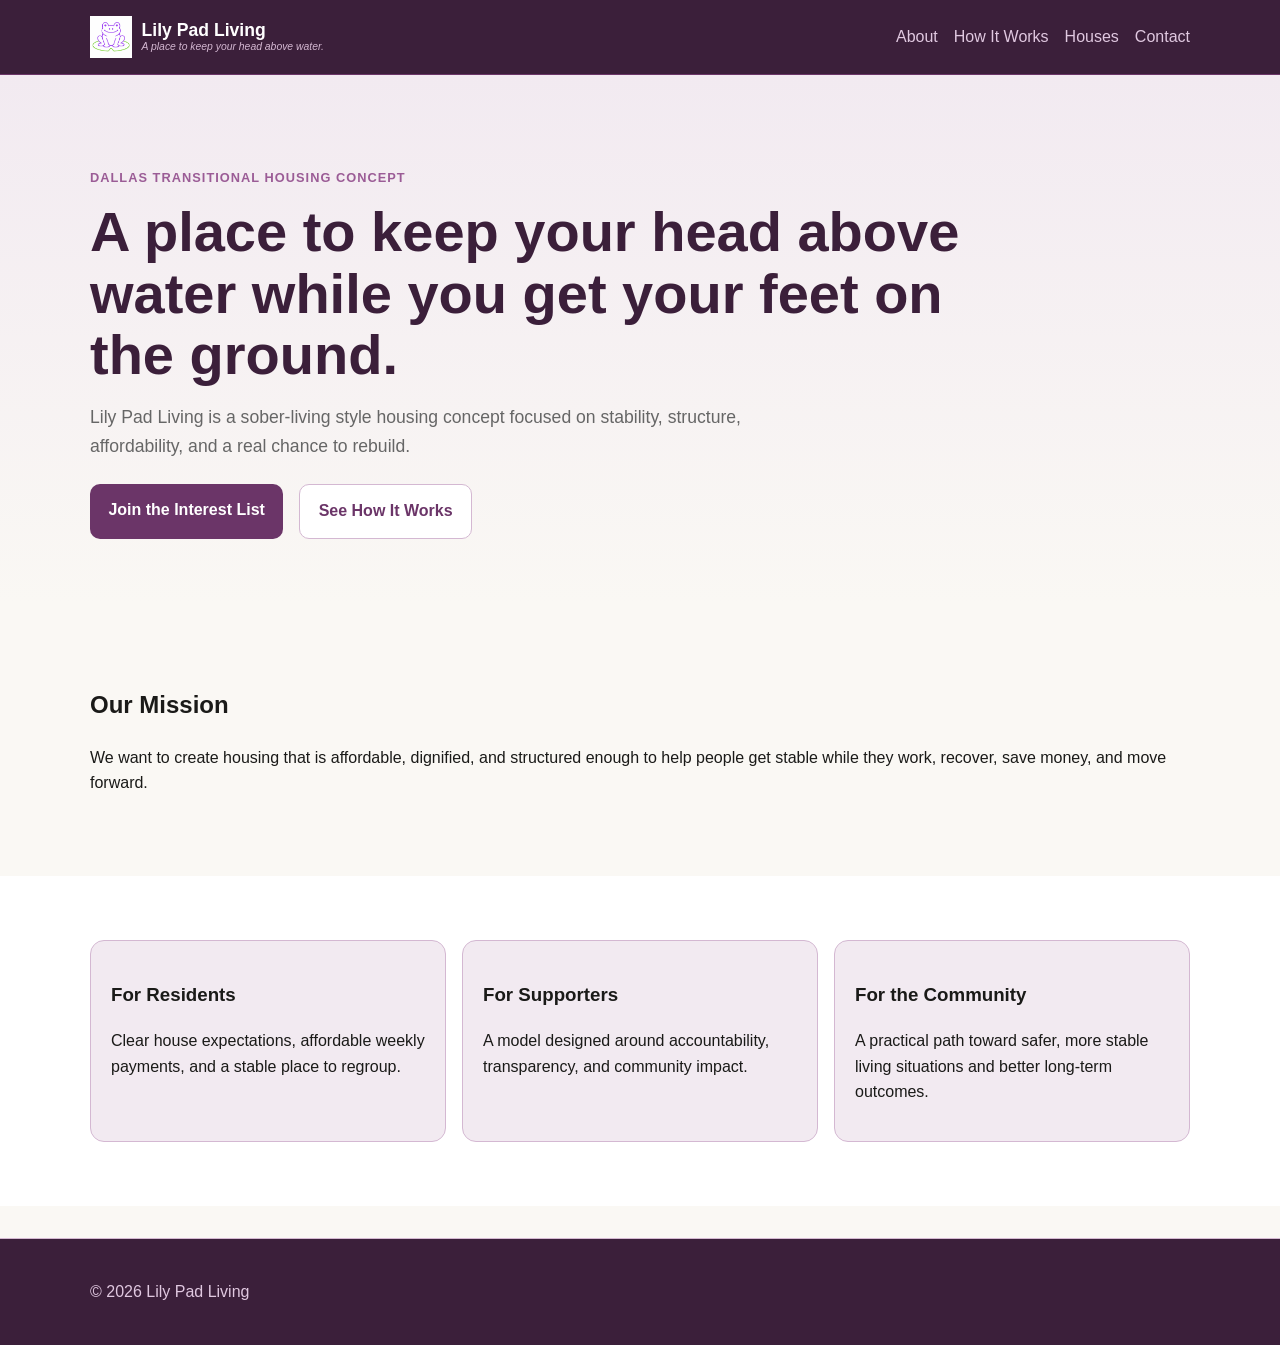
<file: index.html>
<!DOCTYPE html>
<html lang="en">
<head>
  <meta charset="UTF-8" />
  <meta name="viewport" content="width=device-width, initial-scale=1.0" />
  <title>Lily Pad Living</title>
  <meta name="description" content="A place to keep your head above water while you get your feet on the ground." />
  <link rel="stylesheet" href="css/styles.css" />
  <style>
    .logo {
      display: flex;
      align-items: center;
      gap: 0.6rem;
      text-decoration: none;
    }
    .logo img {
      height: 42px;
      width: 42px;
      object-fit: contain;
    }
    .logo-text {
      display: flex;
      flex-direction: column;
      line-height: 1.2;
    }
    .logo-name {
      font-weight: 700;
      font-size: 1.1rem;
      color: #ffffff;
    }
    .logo-tagline {
      font-size: 0.65rem;
      color: #d4b8d2;
      font-style: italic;
      font-weight: 400;
    }
  </style>
</head>
<body>
  <header class="site-header">
    <div class="container nav">
      <a class="logo" href="index.html">
        <img src="assets/images/LilyPadLogo.png" alt="Lily Pad Living frog logo" />
        <div class="logo-text">
          <span class="logo-name">Lily Pad Living</span>
          <span class="logo-tagline">A place to keep your head above water.</span>
        </div>
      </a>
      <nav>
        <ul class="nav-links">
          <li><a href="about.html">About</a></li>
          <li><a href="how-it-works.html">How It Works</a></li>
          <li><a href="houses.html">Houses</a></li>
          <li><a href="contact.html">Contact</a></li>
        </ul>
      </nav>
    </div>
  </header>

  <main>
    <section class="hero">
      <div class="container">
        <p class="eyebrow">Dallas transitional housing concept</p>
        <h1>A place to keep your head above water while you get your feet on the ground.</h1>
        <p class="hero-text">
          Lily Pad Living is a sober-living style housing concept focused on stability,
          structure, affordability, and a real chance to rebuild.
        </p>
        <div class="hero-actions">
          <a class="button" href="contact.html">Join the Interest List</a>
          <a class="button button-secondary" href="how-it-works.html">See How It Works</a>
        </div>
      </div>
    </section>

    <section class="section">
      <div class="container">
        <h2>Our Mission</h2>
        <p>
          We want to create housing that is affordable, dignified, and structured enough
          to help people get stable while they work, recover, save money, and move forward.
        </p>
      </div>
    </section>

    <section class="section alt">
      <div class="container grid">
        <div class="card">
          <h3>For Residents</h3>
          <p>Clear house expectations, affordable weekly payments, and a stable place to regroup.</p>
        </div>
        <div class="card">
          <h3>For Supporters</h3>
          <p>A model designed around accountability, transparency, and community impact.</p>
        </div>
        <div class="card">
          <h3>For the Community</h3>
          <p>A practical path toward safer, more stable living situations and better long-term outcomes.</p>
        </div>
      </div>
    </section>
  </main>

  <footer class="site-footer">
    <div class="container">
      <p>© 2026 Lily Pad Living</p>
    </div>
  </footer>

  <script src="js/main.js"></script>
</body>
</html>
</file>
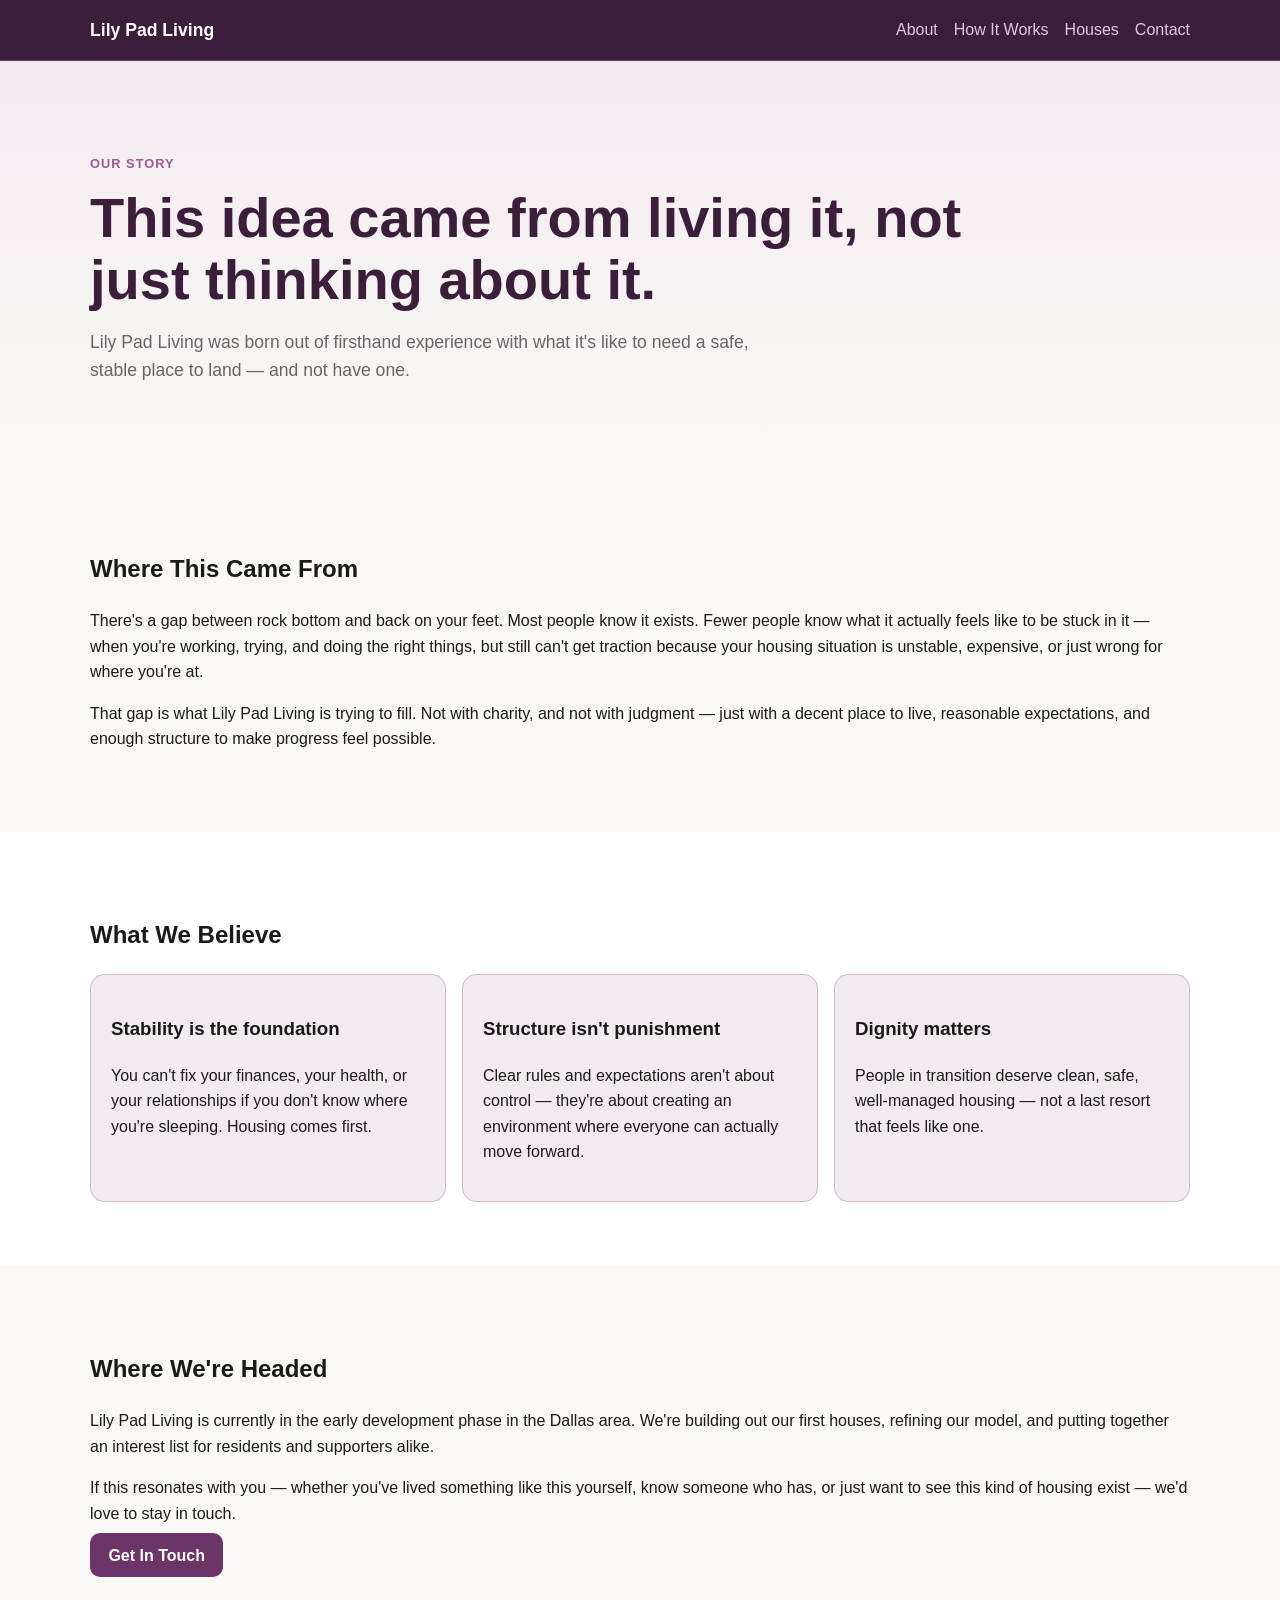
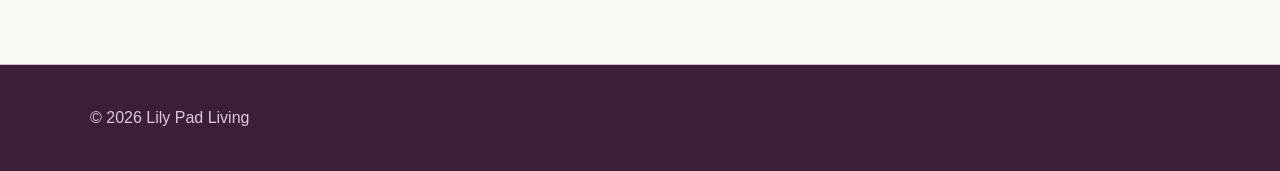
<file: about.html>
<!DOCTYPE html>
<html lang="en">
<head>
  <meta charset="UTF-8" />
  <meta name="viewport" content="width=device-width, initial-scale=1.0" />
  <title>About – Lily Pad Living</title>
  <meta name="description" content="The story behind Lily Pad Living and why we built it." />
  <link rel="stylesheet" href="css/styles.css" />
</head>
<body>
  <header class="site-header">
    <div class="container nav">
      <a class="logo" href="index.html">Lily Pad Living</a>
      <nav>
        <ul class="nav-links">
          <li><a href="about.html">About</a></li>
          <li><a href="how-it-works.html">How It Works</a></li>
          <li><a href="houses.html">Houses</a></li>
          <li><a href="contact.html">Contact</a></li>
        </ul>
      </nav>
    </div>
  </header>

  <main>
    <section class="hero">
      <div class="container">
        <p class="eyebrow">Our story</p>
        <h1>This idea came from living it, not just thinking about it.</h1>
        <p class="hero-text">
          Lily Pad Living was born out of firsthand experience with what it's like to need
          a safe, stable place to land — and not have one.
        </p>
      </div>
    </section>

    <section class="section">
      <div class="container">
        <h2>Where This Came From</h2>
        <p>
          There's a gap between rock bottom and back on your feet. Most people know it exists.
          Fewer people know what it actually feels like to be stuck in it — when you're working,
          trying, and doing the right things, but still can't get traction because your housing
          situation is unstable, expensive, or just wrong for where you're at.
        </p>
        <p>
          That gap is what Lily Pad Living is trying to fill. Not with charity, and not with
          judgment — just with a decent place to live, reasonable expectations, and enough
          structure to make progress feel possible.
        </p>
      </div>
    </section>

    <section class="section alt">
      <div class="container">
        <h2>What We Believe</h2>
        <div class="grid">
          <div class="card">
            <h3>Stability is the foundation</h3>
            <p>You can't fix your finances, your health, or your relationships if you don't know where you're sleeping. Housing comes first.</p>
          </div>
          <div class="card">
            <h3>Structure isn't punishment</h3>
            <p>Clear rules and expectations aren't about control — they're about creating an environment where everyone can actually move forward.</p>
          </div>
          <div class="card">
            <h3>Dignity matters</h3>
            <p>People in transition deserve clean, safe, well-managed housing — not a last resort that feels like one.</p>
          </div>
        </div>
      </div>
    </section>

    <section class="section">
      <div class="container">
        <h2>Where We're Headed</h2>
        <p>
          Lily Pad Living is currently in the early development phase in the Dallas area.
          We're building out our first houses, refining our model, and putting together
          an interest list for residents and supporters alike.
        </p>
        <p>
          If this resonates with you — whether you've lived something like this yourself,
          know someone who has, or just want to see this kind of housing exist — we'd love
          to stay in touch.
        </p>
        <a class="button" href="contact.html">Get In Touch</a>
      </div>
    </section>
  </main>

  <footer class="site-footer">
    <div class="container">
      <p>© 2026 Lily Pad Living</p>
    </div>
  </footer>

  <script src="js/main.js"></script>
</body>
</html>
</file>
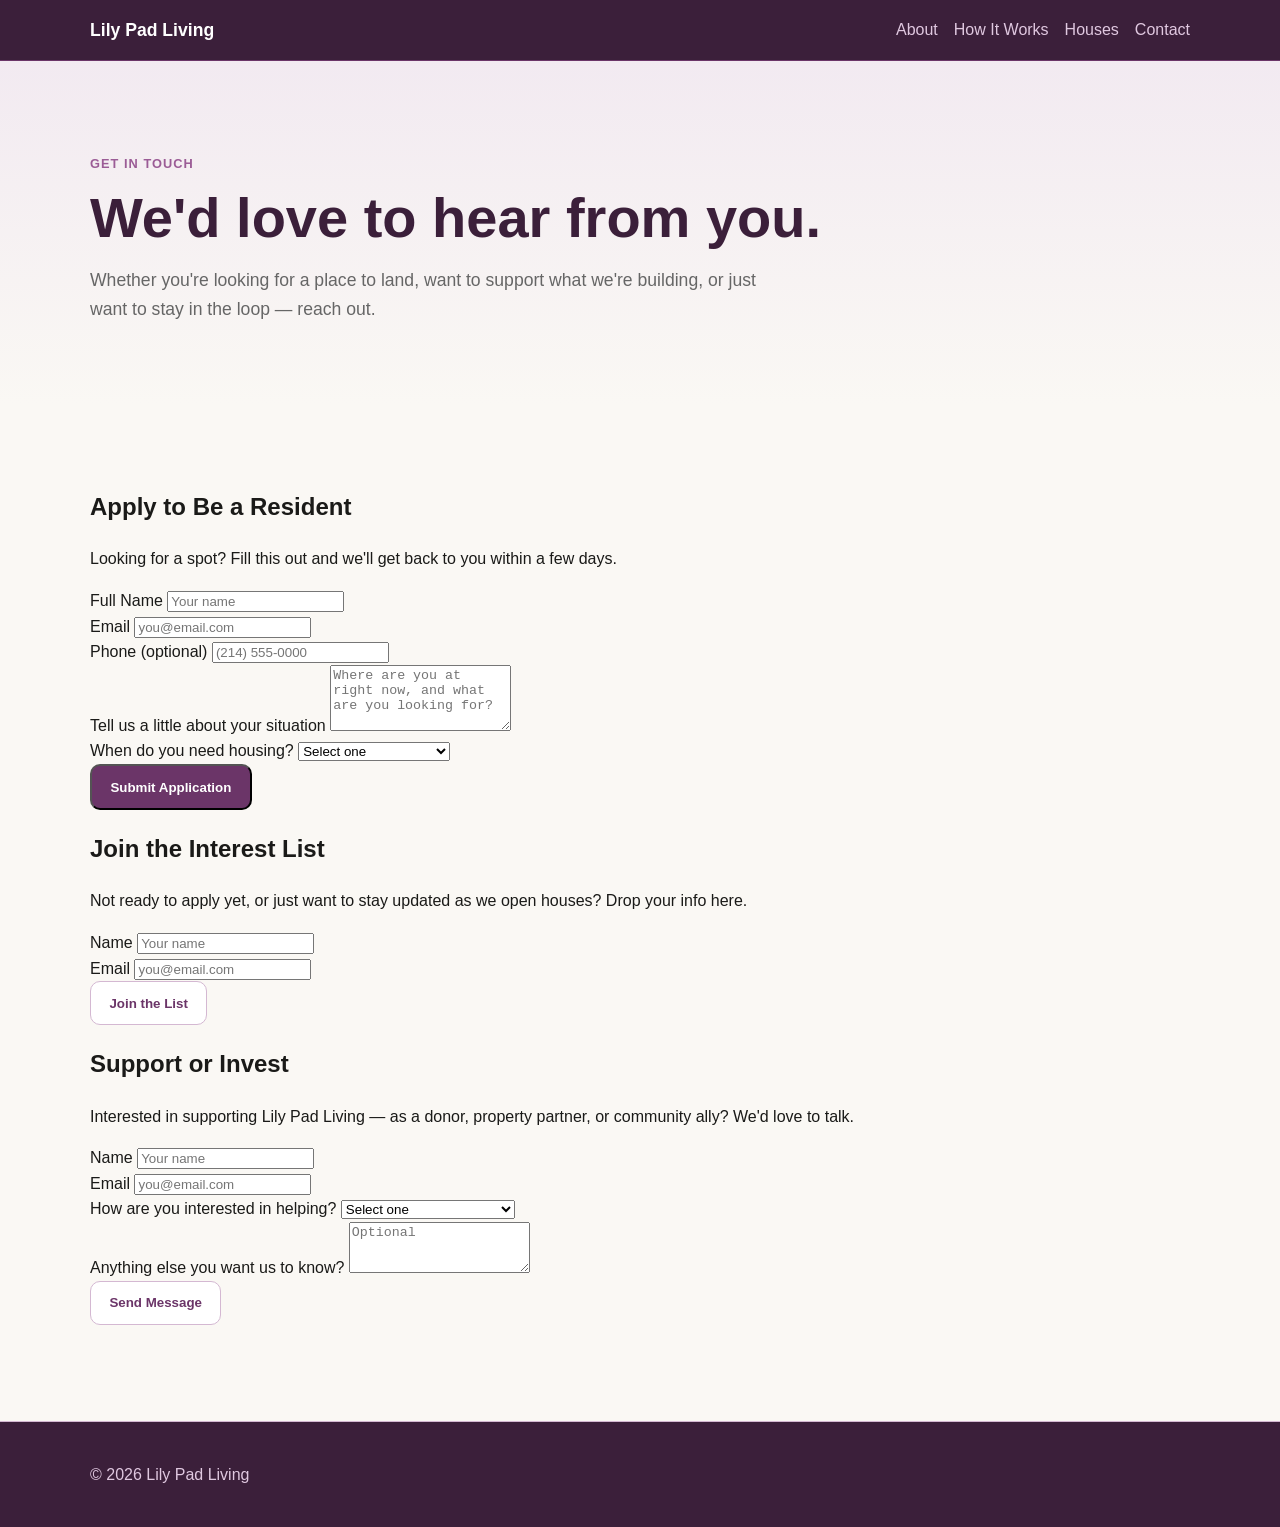
<file: contact.html>
<!DOCTYPE html>
<html lang="en">
<head>
  <meta charset="UTF-8" />
  <meta name="viewport" content="width=device-width, initial-scale=1.0" />
  <title>Contact – Lily Pad Living</title>
  <meta name="description" content="Get in touch with Lily Pad Living — apply to be a resident, join the interest list, or reach out about supporting the project." />
  <link rel="stylesheet" href="css/styles.css" />
</head>
<body>
  <header class="site-header">
    <div class="container nav">
      <a class="logo" href="index.html">Lily Pad Living</a>
      <nav>
        <ul class="nav-links">
          <li><a href="about.html">About</a></li>
          <li><a href="how-it-works.html">How It Works</a></li>
          <li><a href="houses.html">Houses</a></li>
          <li><a href="contact.html">Contact</a></li>
        </ul>
      </nav>
    </div>
  </header>

  <main>
    <section class="hero">
      <div class="container">
        <p class="eyebrow">Get in touch</p>
        <h1>We'd love to hear from you.</h1>
        <p class="hero-text">
          Whether you're looking for a place to land, want to support what we're building,
          or just want to stay in the loop — reach out.
        </p>
      </div>
    </section>

    <section class="section">
      <div class="container">
        <div class="contact-grid">

          <!-- Resident Application -->
          <div class="contact-block">
            <h2>Apply to Be a Resident</h2>
            <p>Looking for a spot? Fill this out and we'll get back to you within a few days.</p>
            <form class="contact-form" name="resident-application" netlify>
              <div class="form-group">
                <label for="res-name">Full Name</label>
                <input type="text" id="res-name" name="name" placeholder="Your name" required />
              </div>
              <div class="form-group">
                <label for="res-email">Email</label>
                <input type="email" id="res-email" name="email" placeholder="you@email.com" required />
              </div>
              <div class="form-group">
                <label for="res-phone">Phone (optional)</label>
                <input type="tel" id="res-phone" name="phone" placeholder="(214) 555-0000" />
              </div>
              <div class="form-group">
                <label for="res-situation">Tell us a little about your situation</label>
                <textarea id="res-situation" name="situation" rows="4" placeholder="Where are you at right now, and what are you looking for?"></textarea>
              </div>
              <div class="form-group">
                <label for="res-timeline">When do you need housing?</label>
                <select id="res-timeline" name="timeline">
                  <option value="">Select one</option>
                  <option value="asap">As soon as possible</option>
                  <option value="30days">Within 30 days</option>
                  <option value="60days">Within 60 days</option>
                  <option value="exploring">Just exploring for now</option>
                </select>
              </div>
              <button class="button" type="submit">Submit Application</button>
            </form>
          </div>

          <!-- Right column: Interest List + Supporter -->
          <div class="contact-block">

            <!-- Interest List -->
            <div class="contact-sub-block">
              <h2>Join the Interest List</h2>
              <p>Not ready to apply yet, or just want to stay updated as we open houses? Drop your info here.</p>
              <form class="contact-form" name="interest-list" netlify>
                <div class="form-group">
                  <label for="int-name">Name</label>
                  <input type="text" id="int-name" name="name" placeholder="Your name" required />
                </div>
                <div class="form-group">
                  <label for="int-email">Email</label>
                  <input type="email" id="int-email" name="email" placeholder="you@email.com" required />
                </div>
                <button class="button button-secondary" type="submit">Join the List</button>
              </form>
            </div>

            <!-- Supporter / Investor -->
            <div class="contact-sub-block">
              <h2>Support or Invest</h2>
              <p>
                Interested in supporting Lily Pad Living — as a donor, property partner,
                or community ally? We'd love to talk.
              </p>
              <form class="contact-form" name="supporter" netlify>
                <div class="form-group">
                  <label for="sup-name">Name</label>
                  <input type="text" id="sup-name" name="name" placeholder="Your name" required />
                </div>
                <div class="form-group">
                  <label for="sup-email">Email</label>
                  <input type="email" id="sup-email" name="email" placeholder="you@email.com" required />
                </div>
                <div class="form-group">
                  <label for="sup-interest">How are you interested in helping?</label>
                  <select id="sup-interest" name="interest">
                    <option value="">Select one</option>
                    <option value="donor">Financial donation</option>
                    <option value="property">Property partnership</option>
                    <option value="volunteer">Volunteering / mentorship</option>
                    <option value="other">Other</option>
                  </select>
                </div>
                <div class="form-group">
                  <label for="sup-message">Anything else you want us to know?</label>
                  <textarea id="sup-message" name="message" rows="3" placeholder="Optional"></textarea>
                </div>
                <button class="button button-secondary" type="submit">Send Message</button>
              </form>
            </div>

          </div>
        </div>
      </div>
    </section>
  </main>

  <footer class="site-footer">
    <div class="container">
      <p>© 2026 Lily Pad Living</p>
    </div>
  </footer>

  <script src="js/main.js"></script>
</body>
</html>
</file>
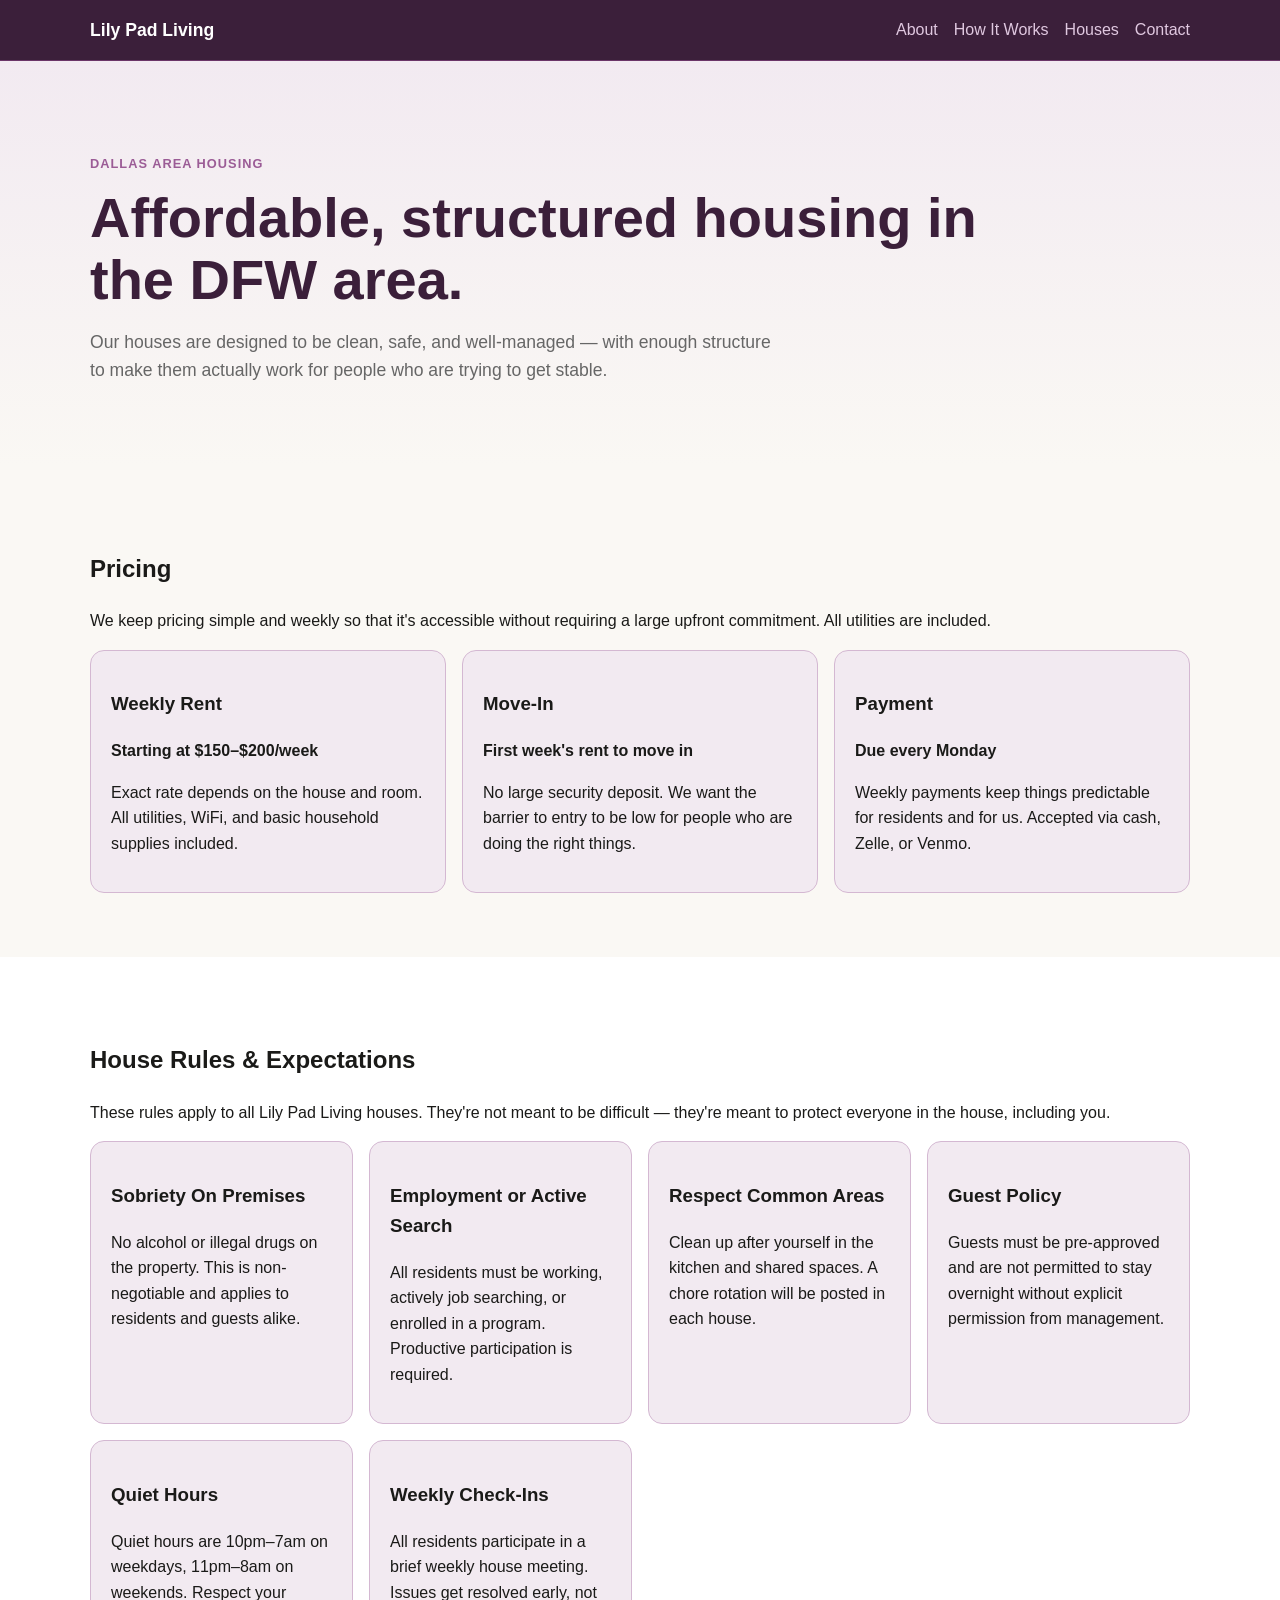
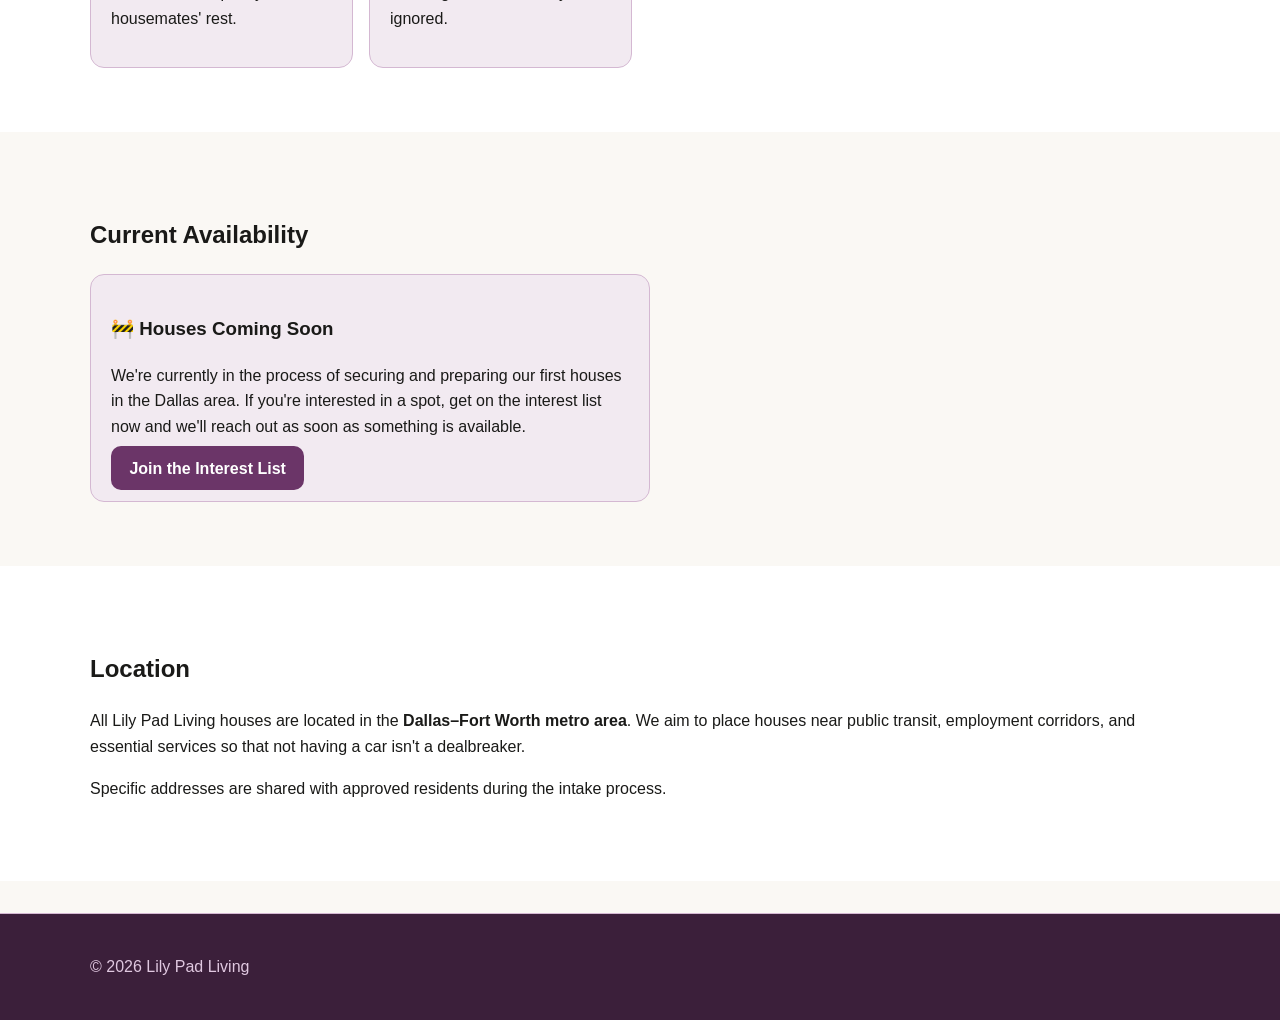
<file: houses.html>
<!DOCTYPE html>
<html lang="en">
<head>
  <meta charset="UTF-8" />
  <meta name="viewport" content="width=device-width, initial-scale=1.0" />
  <title>Houses – Lily Pad Living</title>
  <meta name="description" content="Lily Pad Living houses in the Dallas area — affordable transitional housing with structure and support." />
  <link rel="stylesheet" href="css/styles.css" />
</head>
<body>
  <header class="site-header">
    <div class="container nav">
      <a class="logo" href="index.html">Lily Pad Living</a>
      <nav>
        <ul class="nav-links">
          <li><a href="about.html">About</a></li>
          <li><a href="how-it-works.html">How It Works</a></li>
          <li><a href="houses.html">Houses</a></li>
          <li><a href="contact.html">Contact</a></li>
        </ul>
      </nav>
    </div>
  </header>

  <main>
    <section class="hero">
      <div class="container">
        <p class="eyebrow">Dallas area housing</p>
        <h1>Affordable, structured housing in the DFW area.</h1>
        <p class="hero-text">
          Our houses are designed to be clean, safe, and well-managed — with enough
          structure to make them actually work for people who are trying to get stable.
        </p>
      </div>
    </section>

    <section class="section">
      <div class="container">
        <h2>Pricing</h2>
        <p>
          We keep pricing simple and weekly so that it's accessible without requiring a
          large upfront commitment. All utilities are included.
        </p>
        <div class="grid">
          <div class="card">
            <h3>Weekly Rent</h3>
            <p><strong>Starting at $150–$200/week</strong></p>
            <p>Exact rate depends on the house and room. All utilities, WiFi, and basic household supplies included.</p>
          </div>
          <div class="card">
            <h3>Move-In</h3>
            <p><strong>First week's rent to move in</strong></p>
            <p>No large security deposit. We want the barrier to entry to be low for people who are doing the right things.</p>
          </div>
          <div class="card">
            <h3>Payment</h3>
            <p><strong>Due every Monday</strong></p>
            <p>Weekly payments keep things predictable for residents and for us. Accepted via cash, Zelle, or Venmo.</p>
          </div>
        </div>
      </div>
    </section>

    <section class="section alt">
      <div class="container">
        <h2>House Rules &amp; Expectations</h2>
        <p>These rules apply to all Lily Pad Living houses. They're not meant to be difficult — they're meant to protect everyone in the house, including you.</p>
        <div class="grid">
          <div class="card">
            <h3>Sobriety On Premises</h3>
            <p>No alcohol or illegal drugs on the property. This is non-negotiable and applies to residents and guests alike.</p>
          </div>
          <div class="card">
            <h3>Employment or Active Search</h3>
            <p>All residents must be working, actively job searching, or enrolled in a program. Productive participation is required.</p>
          </div>
          <div class="card">
            <h3>Respect Common Areas</h3>
            <p>Clean up after yourself in the kitchen and shared spaces. A chore rotation will be posted in each house.</p>
          </div>
          <div class="card">
            <h3>Guest Policy</h3>
            <p>Guests must be pre-approved and are not permitted to stay overnight without explicit permission from management.</p>
          </div>
          <div class="card">
            <h3>Quiet Hours</h3>
            <p>Quiet hours are 10pm–7am on weekdays, 11pm–8am on weekends. Respect your housemates' rest.</p>
          </div>
          <div class="card">
            <h3>Weekly Check-Ins</h3>
            <p>All residents participate in a brief weekly house meeting. Issues get resolved early, not ignored.</p>
          </div>
        </div>
      </div>
    </section>

    <section class="section">
      <div class="container">
        <h2>Current Availability</h2>
        <div class="card" style="max-width: 560px;">
          <h3>🚧 Houses Coming Soon</h3>
          <p>
            We're currently in the process of securing and preparing our first houses
            in the Dallas area. If you're interested in a spot, get on the interest list
            now and we'll reach out as soon as something is available.
          </p>
          <a class="button" href="contact.html">Join the Interest List</a>
        </div>
      </div>
    </section>

    <section class="section alt">
      <div class="container">
        <h2>Location</h2>
        <p>
          All Lily Pad Living houses are located in the <strong>Dallas–Fort Worth metro area</strong>.
          We aim to place houses near public transit, employment corridors, and essential
          services so that not having a car isn't a dealbreaker.
        </p>
        <p>
          Specific addresses are shared with approved residents during the intake process.
        </p>
      </div>
    </section>
  </main>

  <footer class="site-footer">
    <div class="container">
      <p>© 2026 Lily Pad Living</p>
    </div>
  </footer>

  <script src="js/main.js"></script>
</body>
</html>
</file>
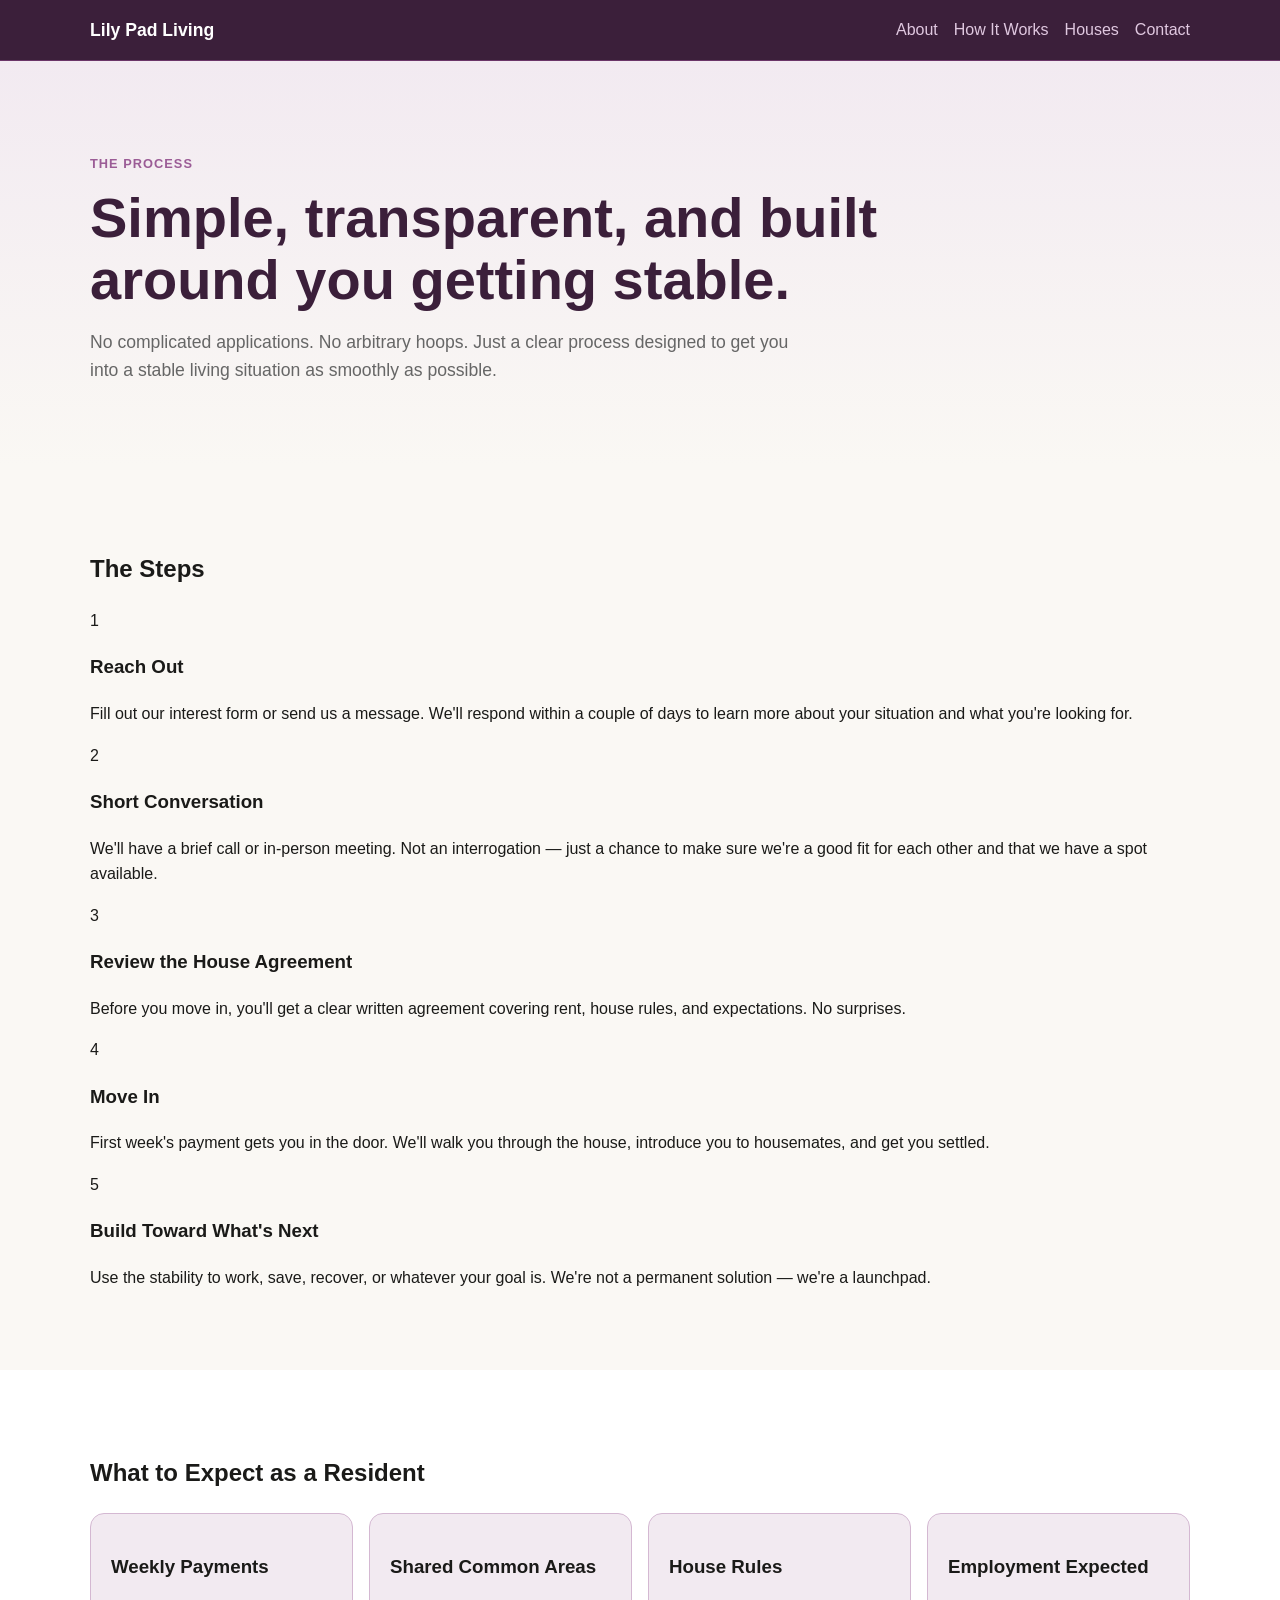
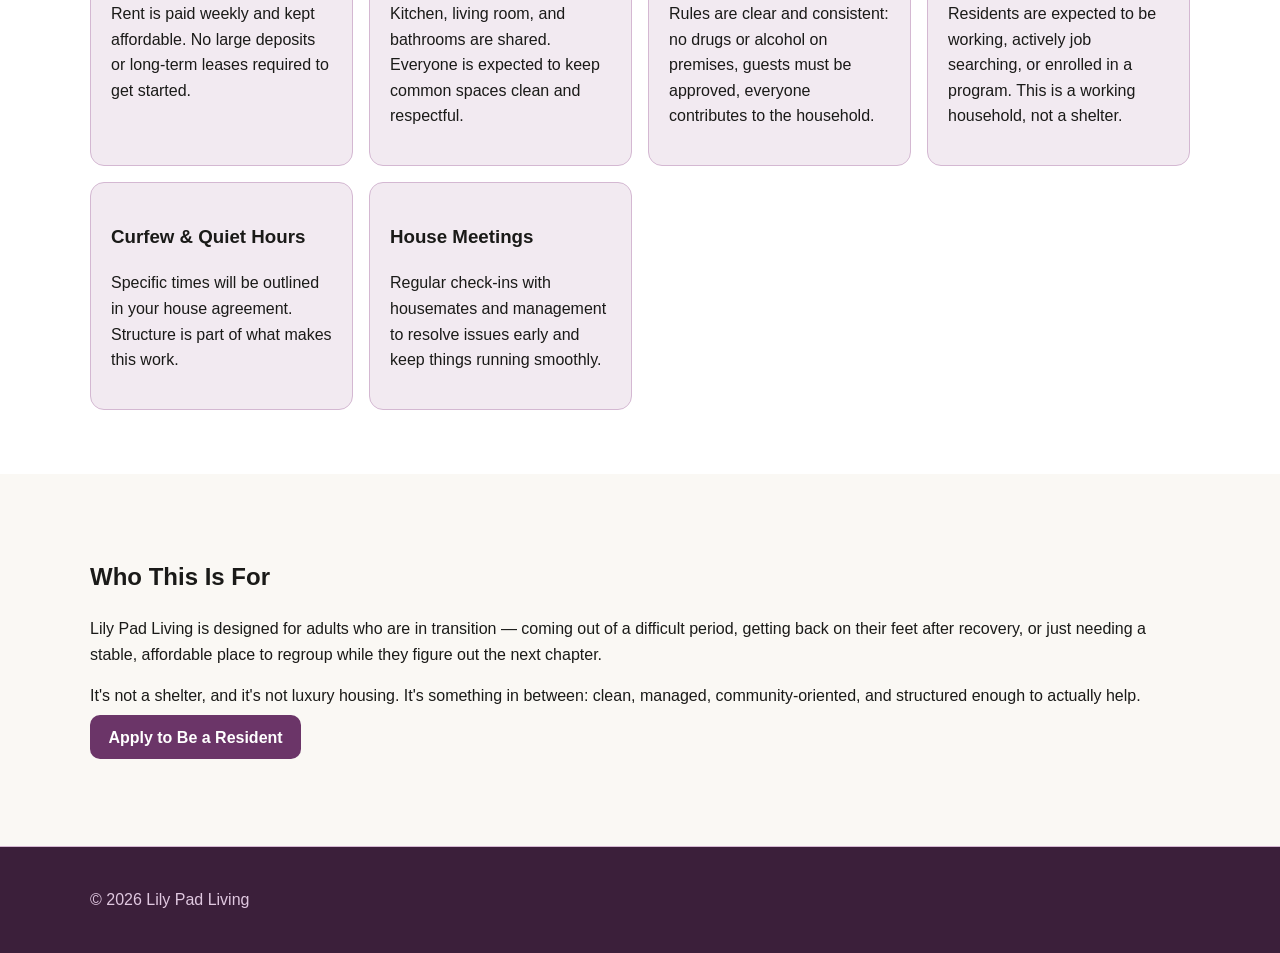
<file: how-it-works.html>
<!DOCTYPE html>
<html lang="en">
<head>
  <meta charset="UTF-8" />
  <meta name="viewport" content="width=device-width, initial-scale=1.0" />
  <title>How It Works – Lily Pad Living</title>
  <meta name="description" content="How Lily Pad Living works — from applying to moving in and moving forward." />
  <link rel="stylesheet" href="css/styles.css" />
</head>
<body>
  <header class="site-header">
    <div class="container nav">
      <a class="logo" href="index.html">Lily Pad Living</a>
      <nav>
        <ul class="nav-links">
          <li><a href="about.html">About</a></li>
          <li><a href="how-it-works.html">How It Works</a></li>
          <li><a href="houses.html">Houses</a></li>
          <li><a href="contact.html">Contact</a></li>
        </ul>
      </nav>
    </div>
  </header>

  <main>
    <section class="hero">
      <div class="container">
        <p class="eyebrow">The process</p>
        <h1>Simple, transparent, and built around you getting stable.</h1>
        <p class="hero-text">
          No complicated applications. No arbitrary hoops. Just a clear process
          designed to get you into a stable living situation as smoothly as possible.
        </p>
      </div>
    </section>

    <section class="section">
      <div class="container">
        <h2>The Steps</h2>
        <div class="steps">
          <div class="step">
            <div class="step-number">1</div>
            <div class="step-content">
              <h3>Reach Out</h3>
              <p>Fill out our interest form or send us a message. We'll respond within a couple of days to learn more about your situation and what you're looking for.</p>
            </div>
          </div>
          <div class="step">
            <div class="step-number">2</div>
            <div class="step-content">
              <h3>Short Conversation</h3>
              <p>We'll have a brief call or in-person meeting. Not an interrogation — just a chance to make sure we're a good fit for each other and that we have a spot available.</p>
            </div>
          </div>
          <div class="step">
            <div class="step-number">3</div>
            <div class="step-content">
              <h3>Review the House Agreement</h3>
              <p>Before you move in, you'll get a clear written agreement covering rent, house rules, and expectations. No surprises.</p>
            </div>
          </div>
          <div class="step">
            <div class="step-number">4</div>
            <div class="step-content">
              <h3>Move In</h3>
              <p>First week's payment gets you in the door. We'll walk you through the house, introduce you to housemates, and get you settled.</p>
            </div>
          </div>
          <div class="step">
            <div class="step-number">5</div>
            <div class="step-content">
              <h3>Build Toward What's Next</h3>
              <p>Use the stability to work, save, recover, or whatever your goal is. We're not a permanent solution — we're a launchpad.</p>
            </div>
          </div>
        </div>
      </div>
    </section>

    <section class="section alt">
      <div class="container">
        <h2>What to Expect as a Resident</h2>
        <div class="grid">
          <div class="card">
            <h3>Weekly Payments</h3>
            <p>Rent is paid weekly and kept affordable. No large deposits or long-term leases required to get started.</p>
          </div>
          <div class="card">
            <h3>Shared Common Areas</h3>
            <p>Kitchen, living room, and bathrooms are shared. Everyone is expected to keep common spaces clean and respectful.</p>
          </div>
          <div class="card">
            <h3>House Rules</h3>
            <p>Rules are clear and consistent: no drugs or alcohol on premises, guests must be approved, everyone contributes to the household.</p>
          </div>
          <div class="card">
            <h3>Employment Expected</h3>
            <p>Residents are expected to be working, actively job searching, or enrolled in a program. This is a working household, not a shelter.</p>
          </div>
          <div class="card">
            <h3>Curfew &amp; Quiet Hours</h3>
            <p>Specific times will be outlined in your house agreement. Structure is part of what makes this work.</p>
          </div>
          <div class="card">
            <h3>House Meetings</h3>
            <p>Regular check-ins with housemates and management to resolve issues early and keep things running smoothly.</p>
          </div>
        </div>
      </div>
    </section>

    <section class="section">
      <div class="container">
        <h2>Who This Is For</h2>
        <p>
          Lily Pad Living is designed for adults who are in transition — coming out of a difficult
          period, getting back on their feet after recovery, or just needing a stable, affordable
          place to regroup while they figure out the next chapter.
        </p>
        <p>
          It's not a shelter, and it's not luxury housing. It's something in between: clean,
          managed, community-oriented, and structured enough to actually help.
        </p>
        <a class="button" href="contact.html">Apply to Be a Resident</a>
      </div>
    </section>
  </main>

  <footer class="site-footer">
    <div class="container">
      <p>© 2026 Lily Pad Living</p>
    </div>
  </footer>

  <script src="js/main.js"></script>
</body>
</html>
</file>
<file: css/styles.css>
:root {
  --dark-plum: #3b1f3a;
  --mid-plum: #6b3568;
  --accent-plum: #9b5c96;
  --light-plum: #f2eaf1;
  --border: #d4b8d2;
  --cream: #faf8f4;
  --row-alt: #f7f0f7;
  --text: #1a1a18;
  --muted: #666666;
}

* {
  box-sizing: border-box;
}

body {
  margin: 0;
  font-family: Arial, Helvetica, sans-serif;
  line-height: 1.6;
  color: var(--text);
  background: var(--cream);
}

a {
  color: inherit;
  text-decoration: none;
}

.container {
  width: min(1100px, 92%);
  margin: 0 auto;
}

.site-header {
  background: var(--dark-plum);
  border-bottom: 1px solid var(--mid-plum);
  position: sticky;
  top: 0;
}

.nav {
  display: flex;
  align-items: center;
  justify-content: space-between;
  padding: 1rem 0;
}

.logo {
  font-weight: 700;
  font-size: 1.1rem;
  color: #ffffff;
}

.nav-links {
  list-style: none;
  display: flex;
  gap: 1rem;
  padding: 0;
  margin: 0;
  color: #e0c8e0;
}

.nav-links a:hover {
  color: #ffffff;
}

.hero {
  padding: 5rem 0 4rem;
  background: linear-gradient(to bottom, var(--light-plum), var(--cream));
}

.eyebrow {
  text-transform: uppercase;
  font-size: 0.8rem;
  letter-spacing: 0.08em;
  color: var(--accent-plum);
  font-weight: 700;
}

h1 {
  font-size: clamp(2rem, 5vw, 3.5rem);
  line-height: 1.1;
  max-width: 900px;
  margin: 0.5rem 0 1rem;
  color: var(--dark-plum);
}

.hero-text {
  max-width: 700px;
  font-size: 1.1rem;
  color: var(--muted);
}

.hero-actions {
  display: flex;
  gap: 1rem;
  flex-wrap: wrap;
  margin-top: 1.5rem;
}

.button {
  background: var(--mid-plum);
  color: white;
  padding: 0.85rem 1.15rem;
  border-radius: 10px;
  font-weight: 700;
}

.button:hover {
  background: var(--dark-plum);
}

.button-secondary {
  background: white;
  color: var(--mid-plum);
  border: 1px solid var(--border);
}

.button-secondary:hover {
  background: var(--light-plum);
}

.section {
  padding: 4rem 0;
}

.alt {
  background: #ffffff;
}

.grid {
  display: grid;
  gap: 1rem;
  grid-template-columns: repeat(auto-fit, minmax(220px, 1fr));
}

.card {
  background: var(--light-plum);
  border: 1px solid var(--border);
  border-radius: 14px;
  padding: 1.25rem;
}

.site-footer {
  border-top: 1px solid var(--border);
  background: var(--dark-plum);
  color: #e0c8e0;
  padding: 1.5rem 0;
  margin-top: 2rem;
}
</file>
